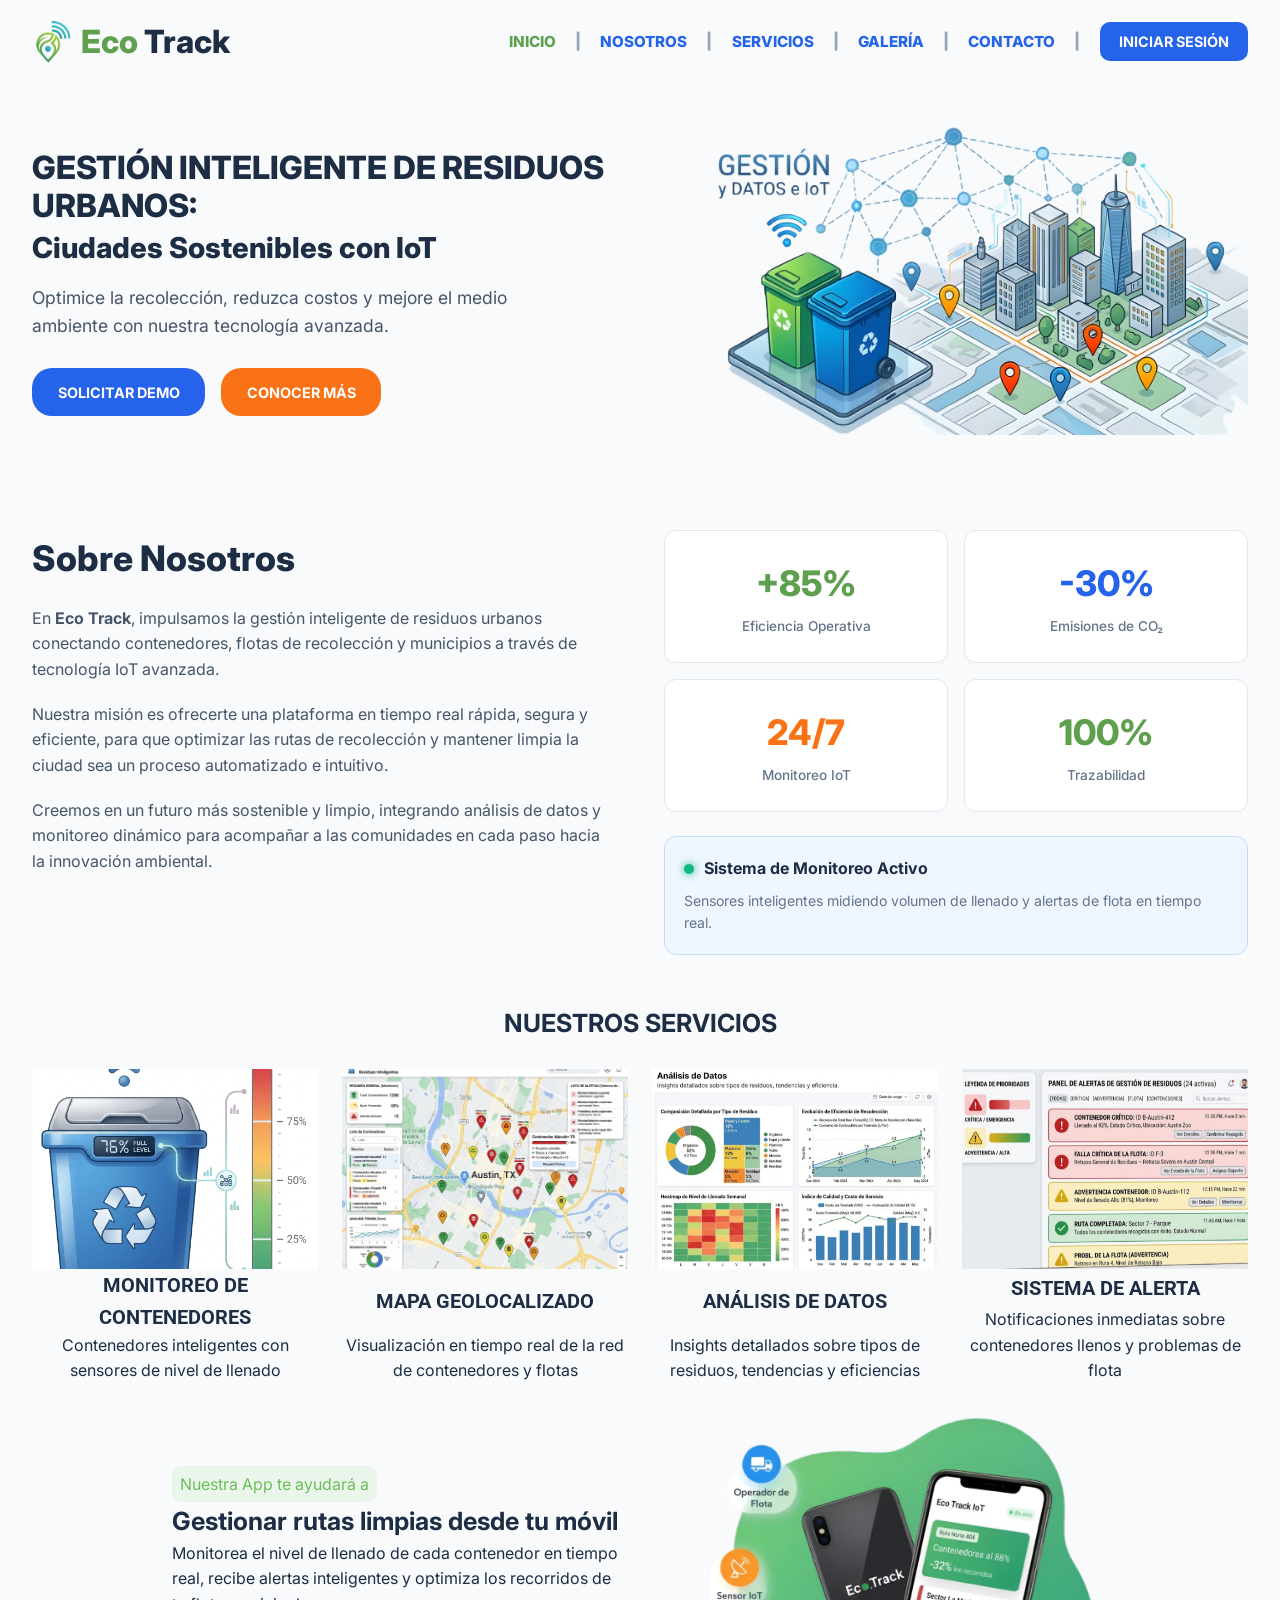
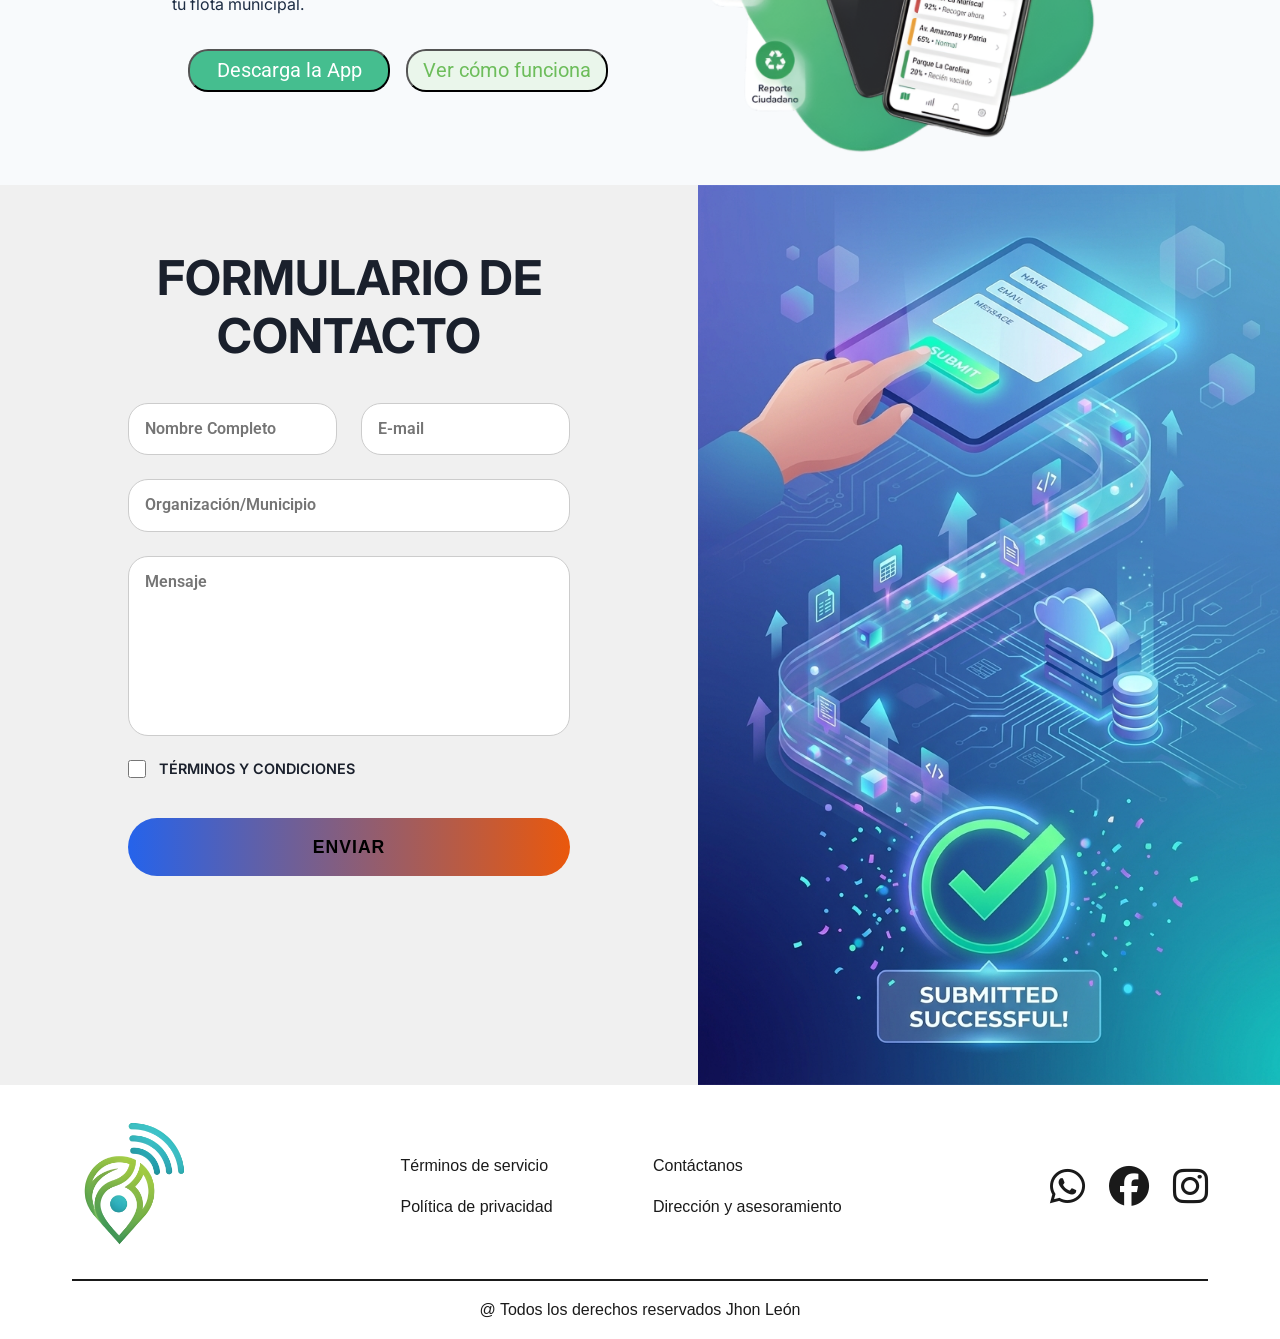
<file: AVANCE-EcoTrack/index.html>
<!DOCTYPE html>
<html lang="es">
<head>
    <meta charset="UTF-8">
    <meta name="viewport" content="width=device-width, initial-scale=1.0">
    <title>Eco Track</title>
    <link rel="stylesheet" href="./src/normalize.css">
    <link rel="stylesheet" href="./src/styles.css">
    <link rel="preconnect" href="https://fonts.googleapis.com">
    <link rel="preconnect" href="https://fonts.gstatic.com" crossorigin>
    <link href="https://fonts.googleapis.com/css2?family=Inter:ital,opsz,wght@0,14..32,100..900;1,14..32,100..900&family=Roboto:ital,wght@0,100..900;1,100..900&display=swap" rel="stylesheet">
    <link rel="shortcut icon" href="./images/Logo.png" type="image/x-icon">
    <link rel="stylesheet" href="https://cdnjs.cloudflare.com/ajax/libs/font-awesome/6.5.1/css/all.min.css">
</head>
<body>
    
    <!-- Start - Section Header -->
    <header class="header">
        <nav class="navbar container">
            <div class="navbar__brand">
                <span class="logo__container">
                    <img src="./images/Logo.png" alt="Logo Eco Track" class="logo__img">
                </span>
                <h1 class="navbar__logo"><span class="navbar__logo--primary">Eco</span> Track</h1>
            </div>
            
            <ul class="navbar__menu">
                <li class="navbar__item"><a href="#" class="navbar__link navbar__link--active">INICIO</a></li>
                <li class="navbar__item"><a href="#" class="navbar__link">NOSOTROS</a></li>
                <li class="navbar__item"><a href="#" class="navbar__link">SERVICIOS</a></li>
                <li class="navbar__item"><a href="#" class="navbar__link">GALERÍA</a></li>
                <li class="navbar__item"><a href="#" class="navbar__link">CONTACTO</a></li>
                <li class="navbar__item"><a href="#" class="button button--login">INICIAR SESIÓN</a></li>
            </ul>
        </nav>
    </header>
    <!-- End - Section Header -->

    <!-- Main Content Wrapper -->
    <main>
        <!-- Start - Hero Section -->
        <section class="hero container" id="inicio">
            <div class="hero__content">
                <h2 class="hero__title">
                    GESTIÓN INTELIGENTE DE RESIDUOS URBANOS: 
                    <span class="hero__subtitle">Ciudades Sostenibles con IoT</span>
                </h2>
                <p class="hero__description">
                    Optimice la recolección, reduzca costos y mejore el medio ambiente con nuestra tecnología avanzada.
                </p>
                <div class="hero__buttons">
                    <a href="#" class="button button--primary hero__demo">SOLICITAR DEMO</a>
                    <a href="#" class="button button--secondary hero__about">CONOCER MÁS</a>
                </div>
            </div>

            <div class="hero__img">
                <img src="./images/banner.png" alt="Ilustración de ciudad inteligente con recolección de residuos IoT">
            </div>
        </section>
        <!-- End - Hero Section -->

        <!-- Start - About Section -->
        <section class="about container" id="nosotros">
            <div class="about__text">
                <h2 class="about__title">Sobre Nosotros</h2>
                <p class="about__paragraph">
                    En <strong>Eco Track</strong>, impulsamos la gestión inteligente de residuos urbanos conectando contenedores, flotas de recolección y municipios a través de tecnología IoT avanzada.
                </p>
                <p class="about__paragraph">
                    Nuestra misión es ofrecerte una plataforma en tiempo real rápida, segura y eficiente, para que optimizar las rutas de recolección y mantener limpia la ciudad sea un proceso automatizado e intuitivo.
                </p>
                <p class="about__paragraph">
                    Creemos en un futuro más sostenible y limpio, integrando análisis de datos y monitoreo dinámico para acompañar a las comunidades en cada paso hacia la innovación ambiental.
                </p>
            </div>

            <div class="about__stats">
                <div class="stats__grid">
                    <div class="stat-card">
                        <span class="stat-card__number stat-card__number--green">+85%</span>
                        <span class="stat-card__label">Eficiencia Operativa</span>
                    </div>
                    <div class="stat-card">
                        <span class="stat-card__number stat-card__number--blue">-30%</span>
                        <span class="stat-card__label">Emisiones de CO₂</span>
                    </div>
                    <div class="stat-card">
                        <span class="stat-card__number stat-card__number--orange">24/7</span>
                        <span class="stat-card__label">Monitoreo IoT</span>
                    </div>
                    <div class="stat-card">
                        <span class="stat-card__number stat-card__number--green">100%</span>
                        <span class="stat-card__label">Trazabilidad</span>
                    </div>
                </div>

                <div class="about__status-box">
                    <div class="status-box__header">
                        <span class="status-box__dot"></span>
                        <h3 class="status-box__title">Sistema de Monitoreo Activo</h3>
                    </div>
                    <p class="status-box__description">
                        Sensores inteligentes midiendo volumen de llenado y alertas de flota en tiempo real.
                    </p>
                </div>
            </div>
        </section>
        <!-- End - About Section -->
    </main>

    <!-- Start - Service Section-->
    <section class="service__container">
        <div class="service">
            <h2 class="service__title">NUESTROS SERVICIOS</h2>
            <br>
            <div class="service__services">
                <div class="service__card">
                    <img src="./images/service1.png" alt="monitoreo" class="service__img">
                    <h2 class="service__subtitle">MONITOREO DE CONTENEDORES</h2>
                    <p>Contenedores inteligentes con sensores de nivel de llenado</p>
                </div>

                <div class="service__card">
                    <img src="./images/service2.jpg" alt="mapa" class="service__img">
                    <h2 class="service__subtitle">MAPA GEOLOCALIZADO</h2>
                    <p>Visualización en tiempo real de la red de contenedores y flotas</p>
                </div>

                <div class="service__card">
                    <img src="./images/service3.png" alt="analisis" class="service__img">
                    <h2 class="service__subtitle">ANÁLISIS DE DATOS</h2>
                    <p>Insights detallados sobre tipos de residuos, tendencias y eficiencias</p>
                </div>

                <div class="service__card">
                    <img src="./images/service4.png" alt="alerta" class="service__img">
                    <h2 class="service__subtitle">SISTEMA DE ALERTA</h2>
                    <p>Notificaciones inmediatas sobre contenedores llenos y problemas de flota</p>
                </div>
            </div>
        </div>
    </section>
    <!-- End - Service Section -->

    <!-- Start - App Section-->
    <section class="app_container">
        <div class="app">
            <div class="app_title">
                <span class="txt__enfasis">Nuestra App te ayudará a</span>
                <h2 class="app_title">Gestionar rutas limpias desde tu móvil</h2>
                <p class="parrafo">Monitorea el nivel de llenado de cada contenedor en tiempo real, recibe alertas inteligentes y optimiza los recorridos de tu flota municipal.</p>
                <div class="app_button">
                    <button class="descarga">Descarga la App</button>
                    <button class="funcionamiento">Ver cómo funciona</button>
                </div>
            </div>
            <div class="img">
                <img src="./images/app.png" alt="Eco Track App" class="app__img">
            </div>
        </div>
    </section>
    <!-- End - App Section -->

    <!-- Start - Contact Section-->
    <section class="contact__container">
        <div class="contact">
            <div class="contact__title">
                <h2>Formulario de <br> Contacto</h2>
                <br>
                <form>
                    <input type="text" name="nombre" placeholder="Nombre Completo" required>
                    <input type="email" name="email" placeholder="E-mail" required>
                    <input type="text" name="organizacion" placeholder="Organización/Municipio" required class="campo-organizacion">
                    <textarea name="mensaje" placeholder="Mensaje" rows="4"></textarea>
                    
                    <label class="checkbox__label">
                        <input type="checkbox" required>
                        Términos y Condiciones
                    </label>
                    
                    <button type="submit" class="btn button">Enviar</button>
                </form>
            </div>
            <div class="contact__container__img">
                <img src="./images/INFO.jpg" alt="contacto" class="contact__img">
            </div>
        </div>
    </section>
    <!-- End - Contact Section -->

    <!-- Start - Footer Section-->
    <footer class="footer">
    <div class="footer__contenedor">
        <div class="footer__superior">
            
            <!-- Logo -->
            <div class="footer__logo">
                <img src="./images/Logo.png" alt="Logo de la empresa">
            </div>

            <!-- Enlaces -->
            <div class="footer__enlaces">
                <a href="#">Términos de servicio</a>
                <a href="#">Contáctanos</a>
                <a href="#">Política de privacidad</a>
                <a href="#">Dirección y asesoramiento</a>
            </div>

            <!-- Redes Sociales con Font Awesome -->
            <div class="footer__redes">
                <a href="#" aria-label="WhatsApp">
                    <i class="fa-brands fa-whatsapp"></i>
                </a>
                <a href="#" aria-label="Facebook">
                    <i class="fa-brands fa-facebook"></i>
                </a>
                <a href="#" aria-label="Instagram">
                    <i class="fa-brands fa-instagram"></i>
                </a>
            </div>
        </div>

        <hr class="footer__linea">

        <div class="footer__inferior">
            <p>@ Todos los derechos reservados Jhon León</p>
        </div>
    </div>
</footer>
    <!-- End - Footer Section -->

</body>
</html>
</file>
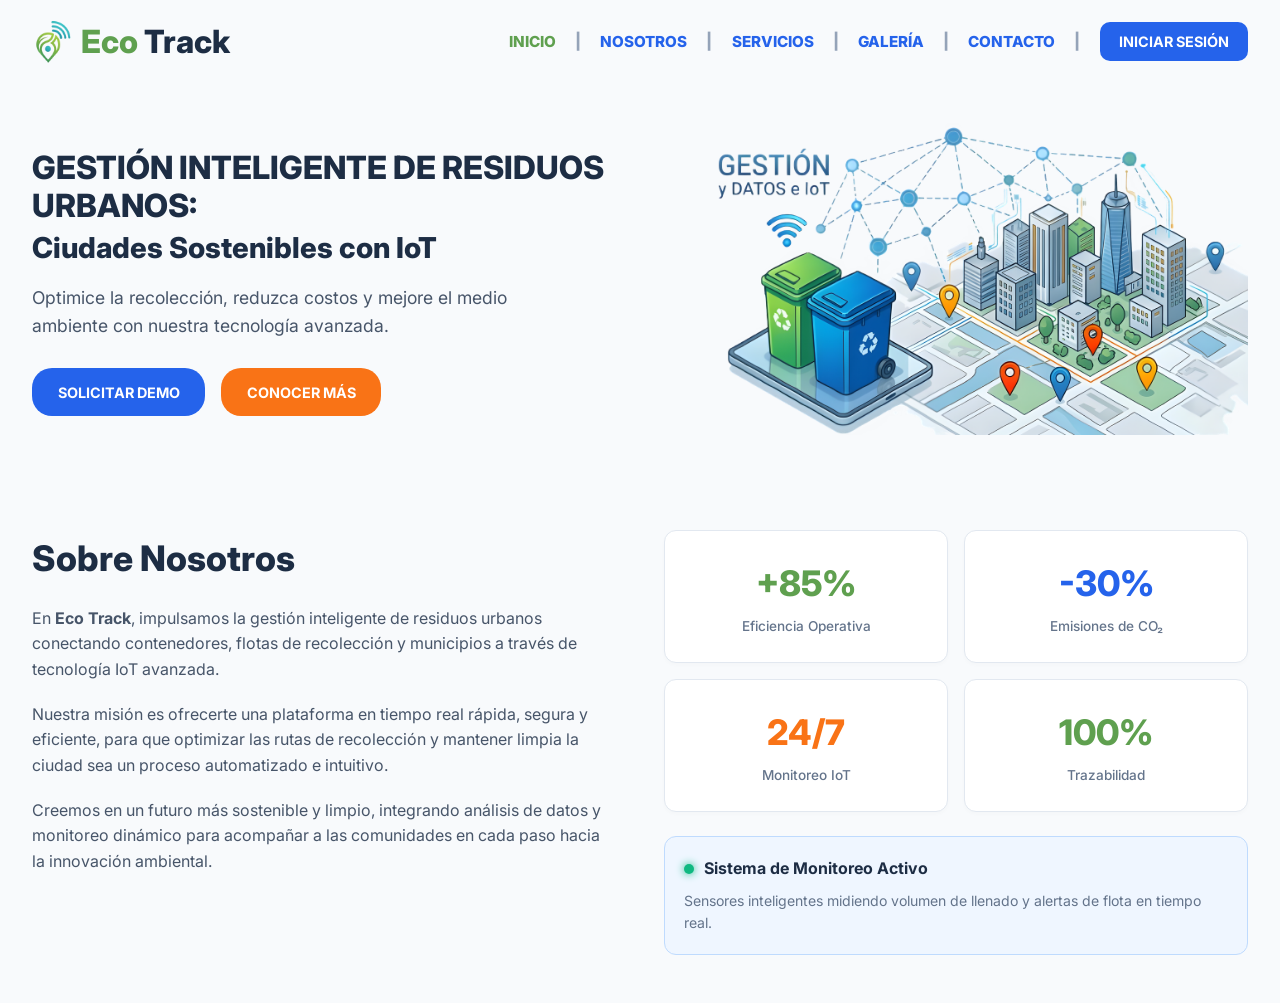
<file: DISEÑO/index.html>
<!DOCTYPE html>
<html lang="es">
<head>
    <meta charset="UTF-8">
    <meta name="viewport" content="width=device-width, initial-scale=1.0">
    <title>Eco Track</title>
    <link rel="stylesheet" href="./src/normalize.css">
    <link rel="stylesheet" href="./src/styles.css">
    <link rel="preconnect" href="https://fonts.googleapis.com">
    <link rel="preconnect" href="https://fonts.gstatic.com" crossorigin>
    <link href="https://fonts.googleapis.com/css2?family=Inter:ital,opsz,wght@0,14..32,100..900;1,14..32,100..900&family=Roboto:ital,wght@0,100..900;1,100..900&display=swap" rel="stylesheet">
    <link rel="shortcut icon" href="./images/Logo.png" type="image/x-icon">
</head>
<body>
    
    <!-- Start - Section Header -->
    <header class="header">
        <nav class="navbar container">
            <div class="navbar__brand">
                <span class="logo__container">
                    <img src="./images/Logo.png" alt="Logo Eco Track" class="logo__img">
                </span>
                <h1 class="navbar__logo"><span class="navbar__logo--primary">Eco</span> Track</h1>
            </div>
            
            <ul class="navbar__menu">
                <li class="navbar__item"><a href="#" class="navbar__link navbar__link--active">INICIO</a></li>
                <li class="navbar__item"><a href="#" class="navbar__link">NOSOTROS</a></li>
                <li class="navbar__item"><a href="#" class="navbar__link">SERVICIOS</a></li>
                <li class="navbar__item"><a href="#" class="navbar__link">GALERÍA</a></li>
                <li class="navbar__item"><a href="#" class="navbar__link">CONTACTO</a></li>
                <li class="navbar__item"><a href="#" class="button button--login">INICIAR SESIÓN</a></li>
            </ul>
        </nav>
    </header>
    <!-- End - Section Header -->

    <!-- Main Content Wrapper -->
    <main>
        <!-- Start - Hero Section -->
        <section class="hero container" id="inicio">
            <div class="hero__content">
                <h2 class="hero__title">
                    GESTIÓN INTELIGENTE DE RESIDUOS URBANOS: 
                    <span class="hero__subtitle">Ciudades Sostenibles con IoT</span>
                </h2>
                <p class="hero__description">
                    Optimice la recolección, reduzca costos y mejore el medio ambiente con nuestra tecnología avanzada.
                </p>
                <div class="hero__buttons">
                    <a href="#" class="button button--primary hero__demo">SOLICITAR DEMO</a>
                    <a href="#" class="button button--secondary hero__about">CONOCER MÁS</a>
                </div>
            </div>

            <div class="hero__img">
                <img src="./images/banner.png" alt="Ilustración de ciudad inteligente con recolección de residuos IoT">
            </div>
        </section>
        <!-- End - Hero Section -->

        <!-- Start - About Section -->
        <section class="about container" id="nosotros">
            <div class="about__text">
                <h2 class="about__title">Sobre Nosotros</h2>
                <p class="about__paragraph">
                    En <strong>Eco Track</strong>, impulsamos la gestión inteligente de residuos urbanos conectando contenedores, flotas de recolección y municipios a través de tecnología IoT avanzada.
                </p>
                <p class="about__paragraph">
                    Nuestra misión es ofrecerte una plataforma en tiempo real rápida, segura y eficiente, para que optimizar las rutas de recolección y mantener limpia la ciudad sea un proceso automatizado e intuitivo.
                </p>
                <p class="about__paragraph">
                    Creemos en un futuro más sostenible y limpio, integrando análisis de datos y monitoreo dinámico para acompañar a las comunidades en cada paso hacia la innovación ambiental.
                </p>
            </div>

            <div class="about__stats">
                <div class="stats__grid">
                    <div class="stat-card">
                        <span class="stat-card__number stat-card__number--green">+85%</span>
                        <span class="stat-card__label">Eficiencia Operativa</span>
                    </div>
                    <div class="stat-card">
                        <span class="stat-card__number stat-card__number--blue">-30%</span>
                        <span class="stat-card__label">Emisiones de CO₂</span>
                    </div>
                    <div class="stat-card">
                        <span class="stat-card__number stat-card__number--orange">24/7</span>
                        <span class="stat-card__label">Monitoreo IoT</span>
                    </div>
                    <div class="stat-card">
                        <span class="stat-card__number stat-card__number--green">100%</span>
                        <span class="stat-card__label">Trazabilidad</span>
                    </div>
                </div>

                <div class="about__status-box">
                    <div class="status-box__header">
                        <span class="status-box__dot"></span>
                        <h3 class="status-box__title">Sistema de Monitoreo Activo</h3>
                    </div>
                    <p class="status-box__description">
                        Sensores inteligentes midiendo volumen de llenado y alertas de flota en tiempo real.
                    </p>
                </div>
            </div>
        </section>
        <!-- End - About Section -->
    </main>

</body>
</html>
</file>
<file: AVANCE-EcoTrack/src/styles.css>
/*general styles and variables*/

:root {
    --colorUno: #5FA04F;
    --colorDos: #2563EB; 
    --colorTres: #F97316;  
    --colorCuatro: #1D2D44;   
    --colorCinco: #F8FAFC;    
    --colorSeis: #E2E8F0;     
    --colorBlanco: #FFFFFF;
    --fuentePrincipal: "Inter", sans-serif;
    --fuenteSecundaria: "Roboto", sans-serif;
}

* {
    box-sizing: border-box;
    margin: 0;
    padding: 0;
}

html {
    background-color: var(--colorCinco);
    scroll-behavior: smooth;
}

body {
    font-family: var(--fuentePrincipal);
    color: var(--colorCuatro);
    line-height: 1.6;
}

.container {
    max-width: 120rem;
    width: 95%;
    margin: 0 auto;
}

/* Estilos de botones reutilizables */
.button {
    display: inline-block;
    padding: 0.8rem 1.6rem;
    border-radius: 20px;
    font-weight: 700;
    font-size: 0.9rem;
    text-decoration: none;
    text-align: center;
    transition: transform 0.2s ease, opacity 0.2s ease;
    border: none;
    cursor: pointer;
}

.button:hover {
    opacity: 0.9;
    transform: translateY(-2px);
}

.button--primary {
    background-color: var(--colorDos);
    color: var(--colorBlanco);
}

.button--secondary {
    background-color: var(--colorTres);
    color: var(--colorBlanco);
}

.button--login {
    background-color: var(--colorDos);
    color: var(--colorBlanco) !important;
    border-radius: 10px;
    padding: 0.5rem 1.2rem;
}

/* Syles for the header and navigation bar */

.header {
    padding: 1rem 0;
    background-color: var(--colorCinco);
}

.navbar {
    display: flex;
    flex-direction: column;
    align-items: center;
    gap: 1rem;
}

.navbar__brand {
    display: flex;
    align-items: center;
    gap: 0.5rem;
}

.logo__container {
    height: 45px;
    display: flex;
    align-items: center;
}

.logo__img {
    height: 100%;
    object-fit: contain;
}

.navbar__logo {
    color: var(--colorCuatro);
    font-size: 2rem;
    font-weight: 800;
    cursor: pointer;
    margin: 0;
}

.navbar__logo--primary {
    color: var(--colorUno);
}

.navbar__menu {
    list-style: none;
    display: flex;
    align-items: center;
    justify-content: center;
    flex-wrap: wrap;
    gap: 1.2rem;
}

.navbar__link {
    color: var(--colorDos);
    text-decoration: none;
    font-size: 0.95rem;
    font-weight: 800;
    transition: color 0.2s ease;
}

.navbar__link--active {
    color: var(--colorUno);
}

.navbar__link:hover {
    text-decoration: underline;
}

.navbar__item:not(:last-child)::after {
    content: "|";
    margin-left: 1.2rem;
    color: #94A3B8;
    font-weight: 800;
}

/* Styles for the hero section */

.hero {
    display: flex;
    flex-direction: column-reverse;
    align-items: center;
    padding: 2.5rem 0;
    gap: 2.5rem;
}

.hero__content {
    display: flex;
    flex-direction: column;
    gap: 1.2rem;
    text-align: center;
}

.hero__title {
    color: var(--colorCuatro);
    font-size: 2rem;
    font-weight: 800;
    line-height: 1.2;
    text-transform: uppercase;
}

.hero__subtitle {
    display: block;
    color: var(--colorCuatro);
    font-size: 1.8rem;
    text-transform: none;
    margin-top: 0.3rem;
}

.hero__description {
    color: #475569;
    font-size: 1.1rem;
    max-width: 550px;
    margin: 0 auto;
}

.hero__buttons {
    display: flex;
    justify-content: center;
    gap: 1rem;
    margin-top: 0.5rem;
    flex-wrap: wrap;
}

.hero__img {
    width: 100%;
    max-width: 550px;
}

.hero__img img {
    width: 100%;
    height: auto;
    object-fit: contain;
}

/* styles for the about section */

.about {
    display: grid;
    grid-template-columns: 1fr;
    gap: 3rem;
    padding: 3rem 0;
}

.about__text {
    display: flex;
    flex-direction: column;
    gap: 1.2rem;
}

.about__title {
    font-size: 2.2rem;
    font-weight: 800;
    color: var(--colorCuatro);
}

.about__paragraph {
    color: #475569;
    font-size: 1rem;
    line-height: 1.6;
}

.about__stats {
    display: flex;
    flex-direction: column;
    gap: 1.5rem;
}

.stats__grid {
    display: grid;
    grid-template-columns: repeat(2, 1fr);
    gap: 1rem;
}

.stat-card {
    background-color: var(--colorBlanco);
    padding: 1.5rem 1rem;
    border-radius: 12px;
    border: 1px solid var(--colorSeis);
    text-align: center;
    display: flex;
    flex-direction: column;
    gap: 0.3rem;
    box-shadow: 0 2px 4px rgba(0,0,0,0.02);
}

.stat-card__number {
    font-size: 2.2rem;
    font-weight: 800;
}

.stat-card__number--green { color: var(--colorUno); }
.stat-card__number--blue { color: var(--colorDos); }
.stat-card__number--orange { color: var(--colorTres); }

.stat-card__label {
    font-size: 0.85rem;
    color: #64748B;
    font-weight: 500;
}

/* Box de Monitoreo Activo */
.about__status-box {
    background-color: #EFF6FF;
    border: 1px solid #BFDBFE;
    border-radius: 12px;
    padding: 1.2rem;
    display: flex;
    flex-direction: column;
    gap: 0.5rem;
}

.status-box__header {
    display: flex;
    align-items: center;
    gap: 0.6rem;
}

.status-box__dot {
    width: 10px;
    height: 10px;
    background-color: #10B981;
    border-radius: 50%;
    display: inline-block;
    box-shadow: 0 0 8px #10B981;
}

.status-box__title {
    font-size: 1rem;
    font-weight: 700;
    color: var(--colorCuatro);
}

.status-box__description {
    font-size: 0.88rem;
    color: #64748B;
}

/* media queries */
@media(width > 768px){
    .navbar{
        flex-direction: row;
        justify-content: space-between;
    }

    .hero{
        flex-direction: row;
        text-align: left;
        justify-content: space-between;
    }

    .hero__content {
        text-align: left;
        flex: 1;
    }

    .hero__description {
        margin: 0;
    }

    .hero__buttons {
        justify-content: flex-start;
    }

    .hero__img {
        flex: 1;
    }

    .about {
        grid-template-columns: 1fr 1fr; /* Crea 2 columnas iguales */
        align-items: start;
    }
}

/*Styles for service section*/
.service__container{
    max-width: 120rem;
    width: 95%;
    margin: 0 auto;
}

.service{
    text-align: center;
}

.service__title{
    font-family: var(--fuentePrincipal);
    font-size: 25px;
    color: var(--colorCuatro);
}

.service__services{
    display: grid;
    grid-template-rows: repeat(4); /* 4 filas iguales */
    gap: 1.5rem;
}

.service__img{
    width: 300px;
}

.service__subtitle{
    font-family: var(--fuenteSecundaria);
    font-size: 20px;
    color: var(--colorCuatro);
}

@media(width = 820px){
    .service__services{
        display: grid;
        grid-template-columns: repeat(2, 1fr); /*2 columnas iguales*/
        gap: 24px;
        align-items: stretch;
    }

    .service__card {
        display: flex;
        flex-direction: column;
        justify-content: space-between;
        height: 100%;
    }

    .service__img{
        width: 100%;
        height: 200px;
        object-fit: cover;
    }
}

@media(width >= 900px){
    .service__services{
        display: grid;
        grid-template-columns: repeat(4, 1fr); /*4 columnas iguales*/
    }

    .service__card {
        display: flex;
        flex-direction: column;
        justify-content: space-between;
        height: 100%;
    }

    .service__img{
        width: 100%;
        height: 200px;
        object-fit: cover;
    }
}

/*styles for app section */
.app_container{
    max-width: 120rem;
    width: 95%;
    margin: 0 auto;
}

.app{
    text-align: center;
    padding: 2rem;
}

.txt__enfasis{
    padding: .5rem;
    font-size: 16px;
    background-color:#EAF6EB;
    color: #6dbd5b;
    border-radius: 10px;
}

.app_title{
    font-family: var(--fuentePrincipal);
    font-size: 25px;
    color: var(--colorCuatro);
}

.parrafo{
    text-align: justify;
    font-size: 16px;
    margin-bottom: 1rem;
}

.app_button{
    display: grid;
    padding: 1rem;
    gap: 1rem;
}

.descarga{
    border-radius: 20px;
    color: var(--colorBlanco);
    font-family: var(--fuenteSecundaria);
    font-size: 20px;
    background-color: #45be8f;
    padding: .5rem;
}

.funcionamiento{
    border-radius: 20px;
    font-family: var(--fuenteSecundaria);
    font-size: 20px;
    background-color:#EAF6EB;
    color: #6dbd5b;
    padding: .5rem;
}

.img{
    width: 100%;
    max-width: 480px;
    margin: 0 auto;   /* Centra el contenedor en la pantalla */
    display: flex;
    justify-content: center;
    align-items: center;
}

.app__img{
    width: 100%;      
    max-width: 100%;  
    height: auto;
    display: block;
}

    @media(width >= 768px){
        .app_container {
            max-width: 1000px;
        }

        .app {
            display: grid;
            grid-template-columns: repeat(2, 1fr); 
            gap: 2rem;                             
            align-items: center;
            text-align: left;
        }

        .app .parrafo {
            text-align: left;
        }

        .app_button {
            display: flex;
        }

        .app_button .descarga,
        .app_button .funcionamiento {
            flex: 1;           /* Distribuye el espacio en partes iguales (50% y 50%) */
            text-align: center;
        }
}
    
/* Estilos para la sección de contacto */
.contact__container {
    max-width: 120rem;
    width: 100%;
    margin: 0 auto;
    background-color: rgba(231, 230, 230, 0.427);
}

.contact {
    text-align: center;
    padding: 1rem;
}

.contact__title {
    font-family: var(--fuentePrincipal);
    font-size: 18px;
    color: var(--colorCuatro);
}

.contact form {
    display: flex;
    flex-direction: column;
    gap: 1rem;
}

.contact form input,
.contact form textarea {
    border-radius: 20px;
    padding: 1rem;
    font-family: var(--fuenteSecundaria);
    font-size: 16px;
}

.contact input,
.contact textarea,
.checkbox__label input[type = "checkbox"] {
    padding: 0.75rem;
    border: 1px solid #ccc;
    border-radius: 4px;
    font-weight: 600;
    color: var(--colorCinco);
    background-color: var(--colorBlanco);
}

.checkbox__label {
    font-weight: 600;
}

.contact button {
    align-self: center;
    width: 100%; 
    padding: 14px 20px;
    background: linear-gradient(to right, #5b6abf, #bc7150);
    color: var(--colorCuatro);
    font-family: sans-serif;
    font-size: 16px;
    font-weight: bold;
    text-align: center;
    text-transform: uppercase;
    letter-spacing: 1px;
    border: none;
    border-radius: 20px;
    cursor: pointer;
}

.contact button:hover {
    opacity: 0.95;
}

.contact__img {
    display: none;
}

@media (width >= 768px) {
    .contact {
        display: grid;
        grid-template-columns: 1.2fr 1fr;
        grid-template-rows: auto 1fr;
        gap: 0;
        margin: 0;
        padding: 0;
        width: 100%;
        background-color: #f0f0f0;
        min-height: 100vh;
    }

    .contact form {
        width: 100%;
        grid-column: 1;
        grid-row: 2;
        display: grid;
        grid-template-columns: repeat(2, 1fr);
        gap: 1.5rem;
        padding: 0 4rem 4rem 4rem;
        align-content: start;
    }

    .contact__title {
        grid-column: 1;
        grid-row: 1;
        text-align: center;
        padding: 4rem 4rem 1rem 4rem;
        margin: 0;
        font-size: 2rem;
        line-height: 1.2;
        text-transform: uppercase;
        color: #1a202c;
        width: 100%;
    }

    .contact form .campo-organizacion,
    .contact form textarea, 
    .contact form .checkbox__label,
    .contact form button {
        grid-column: span 2;
    }

    .contact form .checkbox__label {
        display: flex;
        align-items: center;
        justify-content: flex-start;
        gap: 0.8rem;
        font-size: 0.9rem;
        font-weight: 600;
        color: #1a202c;
        text-align: left;
        width: auto; 
        padding: 0;
    }

    .contact form .checkbox__label input[type="checkbox"] {
        width: 18px;
        height: 18px;
        padding: 0;
        margin: 0;
        flex-shrink: 0;
        cursor: pointer;
    }

    .contact form input,
    .contact form textarea {
        width: 100%;
        border: 1px solid #ccc;
        border-radius: 20px;
        font-weight: 600;
        color: var(--colorCinco);
        background-color: #ffffff;
    }

    .contact form textarea {
        min-height: 180px;
        resize: none;
    }

    .contact form button {
        padding: 1.2rem;
        border-radius: 50px;
        border: none;
        background: linear-gradient(90deg, #2563eb, #ea580c);
        color: black;
        font-weight: bold;
        font-size: 1.1rem;
        cursor: pointer;
        text-transform: uppercase;
        width: 100%;
        margin-top: 1rem;
    }

    .contact__container__img {
        grid-column: 2;
        grid-row: 1 / span 2;
        display: flex;
        margin: 0;
        padding: 0;
        height: 100%;
        width: 100%;
        overflow: hidden;
    }

    .contact__img {
        width: 100%;
        height: 100%;
        object-fit: cover;
        display: block;
        margin: 0;
    }
}

/* styles for footer section */
.footer {
    background-color: #ffffff;
    font-family: 'Segoe UI', Tahoma, Geneva, Verdana, sans-serif;
    padding: 2rem 0 1rem 0;
    color: #1a1a1a;
}

.footer__contenedor {
    max-width: 1200px;
    margin: 0 auto;
    padding: 0 2rem;
}

.footer__superior {
    display: flex;
    align-items: center;
    justify-content: space-between;
    margin-bottom: 1.5rem;
}

.footer__logo img {
    width: 120px;
    height: auto;
    object-fit: contain;
}

.footer__enlaces {
    display: grid;
    grid-template-columns: 1fr 1fr;
    gap: 1rem 4rem;
    font-size: 1rem;
}

.footer__enlaces a {
    text-decoration: none;
    color: #1a1a1a;
    transition: color 0.3s ease;
}

.footer__enlaces a:hover {
    color: #5b6abf;
}

.footer__redes {
    display: flex;
    align-items: center;
    gap: 1.5rem;
}

.footer__redes a {
    color: #1a1a1a;
    text-decoration: none;
    transition: transform 0.3s ease, color 0.3s ease;
    display: flex;
    align-items: center;
    justify-content: center;
}

.footer__redes a:hover {
    transform: scale(1.1);
    color: #5b6abf;
}

.footer__redes i {
    font-size: 40px;
}

.footer__linea {
    border: none;
    border-top: 2px solid #1a1a1a;
    margin: 0 0 1rem 0;
}

.footer__inferior {
    text-align: center;
    font-size: 1rem;
}

.footer__inferior p {
    margin: 0;
}

@media (max-width: 768px) {
    .footer__superior {
        flex-direction: column;
        gap: 2rem;
        text-align: center;
    }

    .footer__enlaces {
        grid-template-columns: 1fr;
        gap: 1rem;
    }

    .footer__redes {
        justify-content: center;
    }
}
</file>
<file: DISEÑO/src/styles.css>
/*general styles and variables*/

:root {
    --colorUno: #5FA04F;
    --colorDos: #2563EB; 
    --colorTres: #F97316;  
    --colorCuatro: #1D2D44;   
    --colorCinco: #F8FAFC;    
    --colorSeis: #E2E8F0;     
    --colorBlanco: #FFFFFF;
    --fuentePrincipal: "Inter", sans-serif;
    --fuenteSecundaria: "Roboto", sans-serif;
}

* {
    box-sizing: border-box;
    margin: 0;
    padding: 0;
}

html {
    background-color: var(--colorCinco);
    scroll-behavior: smooth;
}

body {
    font-family: var(--fuentePrincipal);
    color: var(--colorCuatro);
    line-height: 1.6;
}

.container {
    max-width: 120rem;
    width: 95%;
    margin: 0 auto;
}

/* Estilos de botones reutilizables */
.button {
    display: inline-block;
    padding: 0.8rem 1.6rem;
    border-radius: 20px;
    font-weight: 700;
    font-size: 0.9rem;
    text-decoration: none;
    text-align: center;
    transition: transform 0.2s ease, opacity 0.2s ease;
    border: none;
    cursor: pointer;
}

.button:hover {
    opacity: 0.9;
    transform: translateY(-2px);
}

.button--primary {
    background-color: var(--colorDos);
    color: var(--colorBlanco);
}

.button--secondary {
    background-color: var(--colorTres);
    color: var(--colorBlanco);
}

.button--login {
    background-color: var(--colorDos);
    color: var(--colorBlanco) !important;
    border-radius: 10px;
    padding: 0.5rem 1.2rem;
}

/* Syles for the header and navigation bar */

.header {
    padding: 1rem 0;
    background-color: var(--colorCinco);
}

.navbar {
    display: flex;
    flex-direction: column;
    align-items: center;
    gap: 1rem;
}

.navbar__brand {
    display: flex;
    align-items: center;
    gap: 0.5rem;
}

.logo__container {
    height: 45px;
    display: flex;
    align-items: center;
}

.logo__img {
    height: 100%;
    object-fit: contain;
}

.navbar__logo {
    color: var(--colorCuatro);
    font-size: 2rem;
    font-weight: 800;
    cursor: pointer;
    margin: 0;
}

.navbar__logo--primary {
    color: var(--colorUno);
}

.navbar__menu {
    list-style: none;
    display: flex;
    align-items: center;
    justify-content: center;
    flex-wrap: wrap;
    gap: 1.2rem;
}

.navbar__link {
    color: var(--colorDos);
    text-decoration: none;
    font-size: 0.95rem;
    font-weight: 800;
    transition: color 0.2s ease;
}

.navbar__link--active {
    color: var(--colorUno);
}

.navbar__link:hover {
    text-decoration: underline;
}

.navbar__item:not(:last-child)::after {
    content: "|";
    margin-left: 1.2rem;
    color: #94A3B8;
    font-weight: 800;
}

/* Styles for the hero section */

.hero {
    display: flex;
    flex-direction: column-reverse;
    align-items: center;
    padding: 2.5rem 0;
    gap: 2.5rem;
}

.hero__content {
    display: flex;
    flex-direction: column;
    gap: 1.2rem;
    text-align: center;
}

.hero__title {
    color: var(--colorCuatro);
    font-size: 2rem;
    font-weight: 800;
    line-height: 1.2;
    text-transform: uppercase;
}

.hero__subtitle {
    display: block;
    color: var(--colorCuatro);
    font-size: 1.8rem;
    text-transform: none;
    margin-top: 0.3rem;
}

.hero__description {
    color: #475569;
    font-size: 1.1rem;
    max-width: 550px;
    margin: 0 auto;
}

.hero__buttons {
    display: flex;
    justify-content: center;
    gap: 1rem;
    margin-top: 0.5rem;
    flex-wrap: wrap;
}

.hero__img {
    width: 100%;
    max-width: 550px;
}

.hero__img img {
    width: 100%;
    height: auto;
    object-fit: contain;
}

/* styles for the about section */

.about {
    display: grid;
    grid-template-columns: 1fr;
    gap: 3rem;
    padding: 3rem 0;
}

.about__text {
    display: flex;
    flex-direction: column;
    gap: 1.2rem;
}

.about__title {
    font-size: 2.2rem;
    font-weight: 800;
    color: var(--colorCuatro);
}

.about__paragraph {
    color: #475569;
    font-size: 1rem;
    line-height: 1.6;
}

.about__stats {
    display: flex;
    flex-direction: column;
    gap: 1.5rem;
}

.stats__grid {
    display: grid;
    grid-template-columns: repeat(2, 1fr);
    gap: 1rem;
}

.stat-card {
    background-color: var(--colorBlanco);
    padding: 1.5rem 1rem;
    border-radius: 12px;
    border: 1px solid var(--colorSeis);
    text-align: center;
    display: flex;
    flex-direction: column;
    gap: 0.3rem;
    box-shadow: 0 2px 4px rgba(0,0,0,0.02);
}

.stat-card__number {
    font-size: 2.2rem;
    font-weight: 800;
}

.stat-card__number--green { color: var(--colorUno); }
.stat-card__number--blue { color: var(--colorDos); }
.stat-card__number--orange { color: var(--colorTres); }

.stat-card__label {
    font-size: 0.85rem;
    color: #64748B;
    font-weight: 500;
}

/* Box de Monitoreo Activo */
.about__status-box {
    background-color: #EFF6FF;
    border: 1px solid #BFDBFE;
    border-radius: 12px;
    padding: 1.2rem;
    display: flex;
    flex-direction: column;
    gap: 0.5rem;
}

.status-box__header {
    display: flex;
    align-items: center;
    gap: 0.6rem;
}

.status-box__dot {
    width: 10px;
    height: 10px;
    background-color: #10B981;
    border-radius: 50%;
    display: inline-block;
    box-shadow: 0 0 8px #10B981;
}

.status-box__title {
    font-size: 1rem;
    font-weight: 700;
    color: var(--colorCuatro);
}

.status-box__description {
    font-size: 0.88rem;
    color: #64748B;
}

/* media queries */
@media(width > 768px){
    .navbar{
        flex-direction: row;
        justify-content: space-between;
    }

    .hero{
        flex-direction: row;
        text-align: left;
        justify-content: space-between;
    }

    .hero__content {
        text-align: left;
        flex: 1;
    }

    .hero__description {
        margin: 0;
    }

    .hero__buttons {
        justify-content: flex-start;
    }

    .hero__img {
        flex: 1;
    }

    .about {
        grid-template-columns: 1fr 1fr; /* Crea 2 columnas iguales */
        align-items: start;
    }
}
</file>
